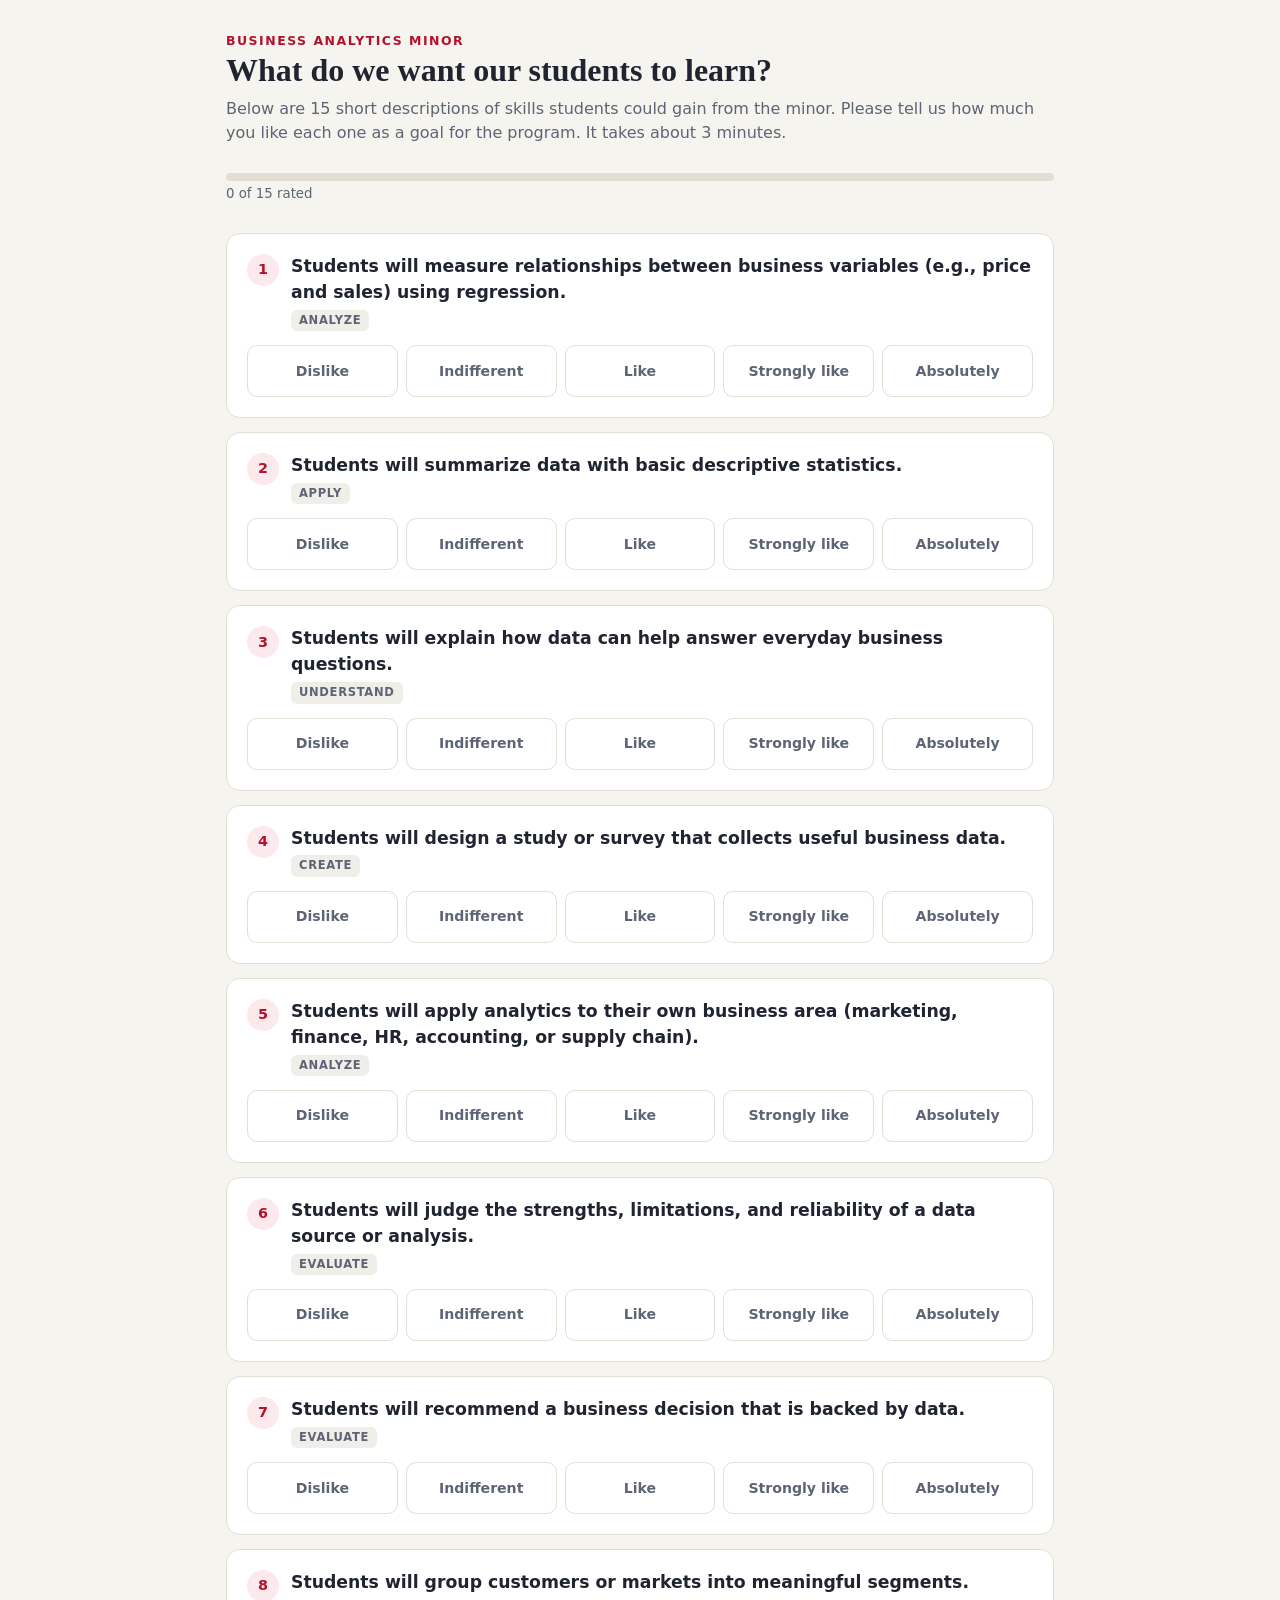
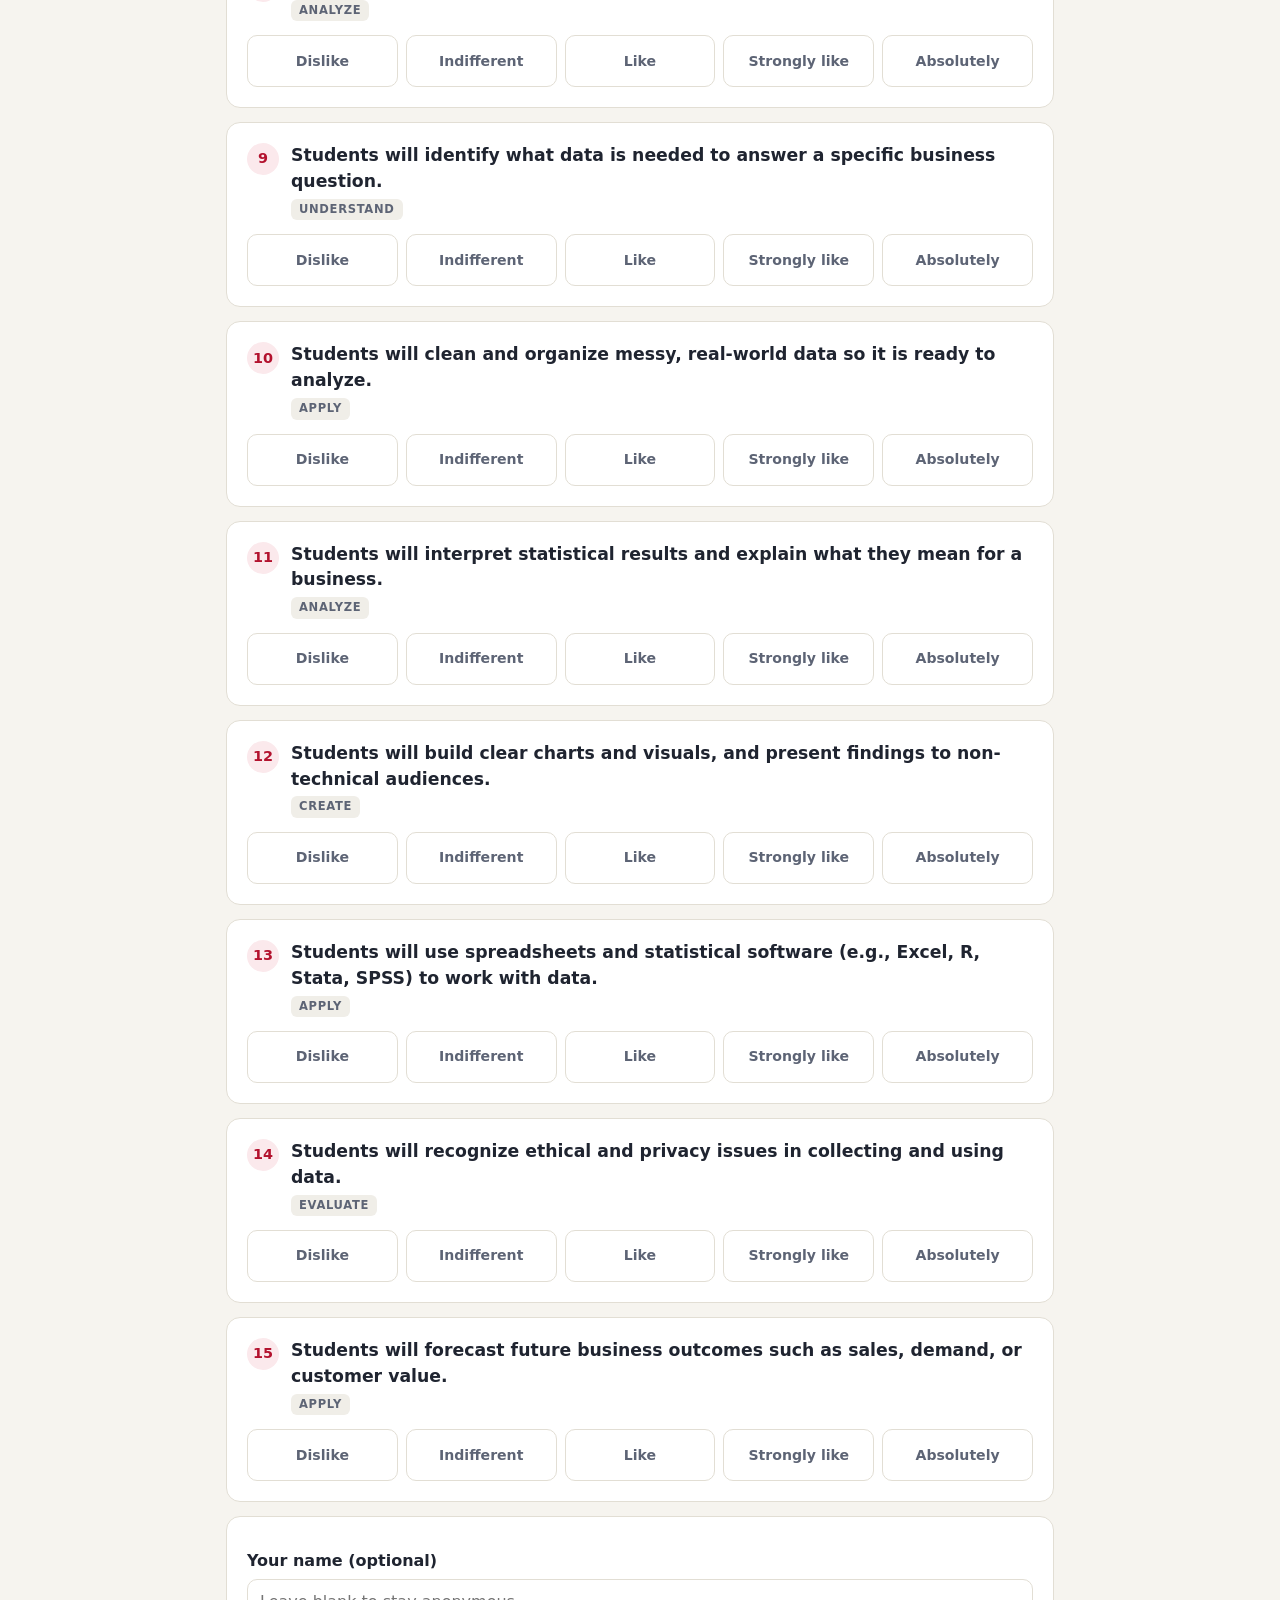
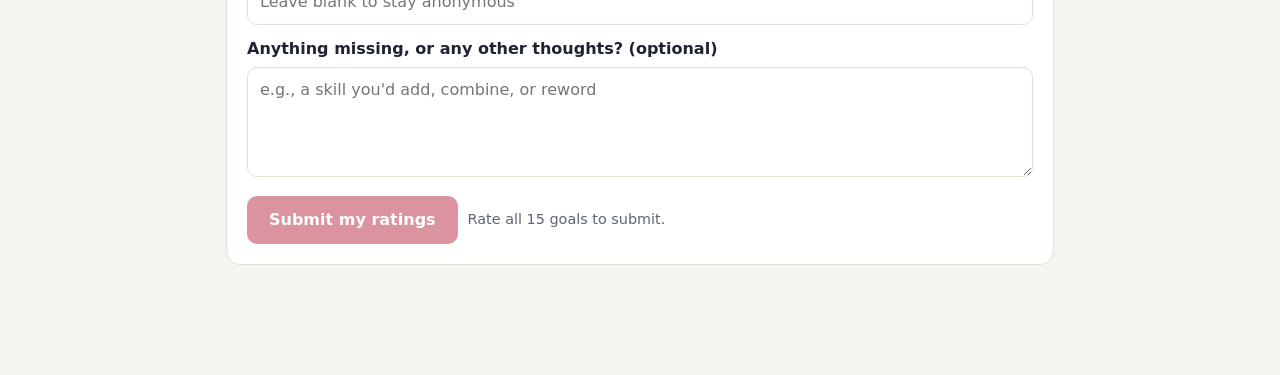
<file: index.html>
<!doctype html>
<html lang="en">
<head>
<meta charset="utf-8">
<meta name="viewport" content="width=device-width, initial-scale=1">
<title>Business Analytics Minor – Learning Goals Survey</title>
<link rel="stylesheet" href="style.css">
</head>
<body>
<div class="wrap">
  <header>
    <div class="eyebrow">Business Analytics Minor</div>
    <h1>What do we want our students to learn?</h1>
    <p>Below are 15 short descriptions of skills students could gain from the minor. Please tell us how much you like each one as a goal for the program. It takes about 3 minutes.</p>
  </header>

  <form id="survey" novalidate>
    <div class="progress" aria-live="polite">
      <div class="bar"><span id="barFill"></span></div>
      <small id="progressText">0 of 15 rated</small>
    </div>

    <div id="goals"></div>

    <div class="card">
      <label class="field"><b>Your name (optional)</b>
        <input id="name" type="text" autocomplete="name" placeholder="Leave blank to stay anonymous">
      </label>
      <label class="field"><b>Anything missing, or any other thoughts? (optional)</b>
        <textarea id="comments" placeholder="e.g., a skill you'd add, combine, or reword"></textarea>
      </label>
      <div class="row">
        <button class="btn" id="submitBtn" type="submit" disabled>Submit my ratings</button>
        <span class="hint" id="submitHint">Rate all 15 goals to submit.</span>
      </div>
      <p class="error" id="error" hidden></p>
    </div>
  </form>

  <div id="thanks" class="card" hidden>
    <h2>Thank you!</h2>
    <p>Your ratings were recorded. We appreciate your help shaping the minor.</p>
  </div>
</div>

<div class="quip-backdrop" id="quipBox" role="dialog" aria-modal="true" aria-labelledby="quipText">
  <div class="quip">
    <div class="emoji" id="quipEmoji"></div>
    <p id="quipText"></p>
    <button class="btn ghost" id="quipClose" type="button">Ha, OK</button>
  </div>
</div>

<script src="goals.js"></script>
<script src="config.js"></script>
<script>
(function () {
  const goalsEl = document.getElementById("goals");
  const answers = {};
  let choiceCount = 0;           // every rating click counts as a "choice"
  const EMOJI = { 1: "😬", 2: "🤷", 3: "👍", 4: "🙌", 5: "🎉" };

  // Show the goals in a different random order for each visitor, so the
  // ratings aren't influenced by position. Answers are still saved by goal ID.
  const order = GOALS.slice();
  for (let i = order.length - 1; i > 0; i--) {
    const j = Math.floor(Math.random() * (i + 1));
    [order[i], order[j]] = [order[j], order[i]];
  }

  // Build the goal cards
  order.forEach((g, i) => {
    const card = document.createElement("div");
    card.className = "card";
    card.setAttribute("role", "group");
    card.setAttribute("aria-labelledby", "text-" + g.id);
    card.id = "card-" + g.id;
    const opts = SCALE.map(s =>
      `<label><input type="radio" name="${g.id}" value="${s.value}"><span>${s.label}</span></label>`
    ).join("");
    card.innerHTML = `
      <div class="goal-head">
        <div class="num">${i + 1}</div>
        <div>
          <p class="goal-text" id="text-${g.id}">Students will ${lowerFirst(g.text)}</p>
          <span class="tag">${g.level}</span>
        </div>
      </div>
      <div class="scale" role="radiogroup" aria-label="Rating for goal ${i + 1}">${opts}</div>`;
    goalsEl.appendChild(card);
  });

  function lowerFirst(s) { return s.charAt(0).toLowerCase() + s.slice(1); }

  goalsEl.addEventListener("change", e => {
    if (e.target.type !== "radio") return;
    const v = Number(e.target.value);
    answers[e.target.name] = v;
    document.getElementById("card-" + e.target.name).classList.add("done");
    updateProgress();
    choiceCount++;
    if (choiceCount % 3 === 0) showQuip(v);
  });

  function updateProgress() {
    const n = Object.keys(answers).length;
    document.getElementById("barFill").style.width = (n / GOALS.length * 100) + "%";
    document.getElementById("progressText").textContent = `${n} of ${GOALS.length} rated`;
    const done = n === GOALS.length;
    document.getElementById("submitBtn").disabled = !done;
    document.getElementById("submitHint").textContent = done ? "All set!" : `Rate all ${GOALS.length} goals to submit.`;
  }

  // Pop-up quip
  const box = document.getElementById("quipBox");
  let quipTimer;
  function showQuip(value) {
    const s = SCALE.find(x => x.value === value);
    document.getElementById("quipText").textContent = s.quip;
    document.getElementById("quipEmoji").textContent = EMOJI[value];
    box.classList.add("show");
    clearTimeout(quipTimer);
    quipTimer = setTimeout(hideQuip, 2600);
  }
  function hideQuip() { box.classList.remove("show"); }
  document.getElementById("quipClose").addEventListener("click", hideQuip);
  box.addEventListener("click", e => { if (e.target === box) hideQuip(); });
  document.addEventListener("keydown", e => { if (e.key === "Escape") hideQuip(); });

  // Submit
  document.getElementById("survey").addEventListener("submit", async e => {
    e.preventDefault();
    const err = document.getElementById("error");
    err.hidden = true;
    if (!SCRIPT_URL || SCRIPT_URL.startsWith("PASTE_")) {
      err.textContent = "This survey isn't connected to its results sheet yet (config.js needs the Web App URL).";
      err.hidden = false;
      return;
    }
    const btn = document.getElementById("submitBtn");
    btn.disabled = true; btn.textContent = "Submitting…";
    const payload = {
      name: document.getElementById("name").value.trim(),
      comments: document.getElementById("comments").value.trim(),
      ratings: answers,
      userAgent: navigator.userAgent.slice(0, 120)
    };
    try {
      // text/plain + no-cors avoids a CORS preflight, which Apps Script doesn't support
      await fetch(SCRIPT_URL, { method: "POST", mode: "no-cors",
        headers: { "Content-Type": "text/plain;charset=utf-8" }, body: JSON.stringify(payload) });
      try { localStorage.setItem("ba-goals-submitted", new Date().toISOString()); } catch (_) {}
      document.getElementById("survey").hidden = true;
      document.getElementById("thanks").hidden = false;
      window.scrollTo({ top: 0, behavior: "smooth" });
    } catch (ex) {
      btn.disabled = false; btn.textContent = "Submit my ratings";
      err.textContent = "Couldn't submit — please check your connection and try again.";
      err.hidden = false;
    }
  });

  // Gentle note if this browser already submitted
  try {
    if (localStorage.getItem("ba-goals-submitted")) {
      document.getElementById("submitHint").textContent =
        "Looks like you've already submitted from this browser. You can submit again if you meant to.";
    }
  } catch (_) {}
})();
</script>
</body>
</html>
</file>
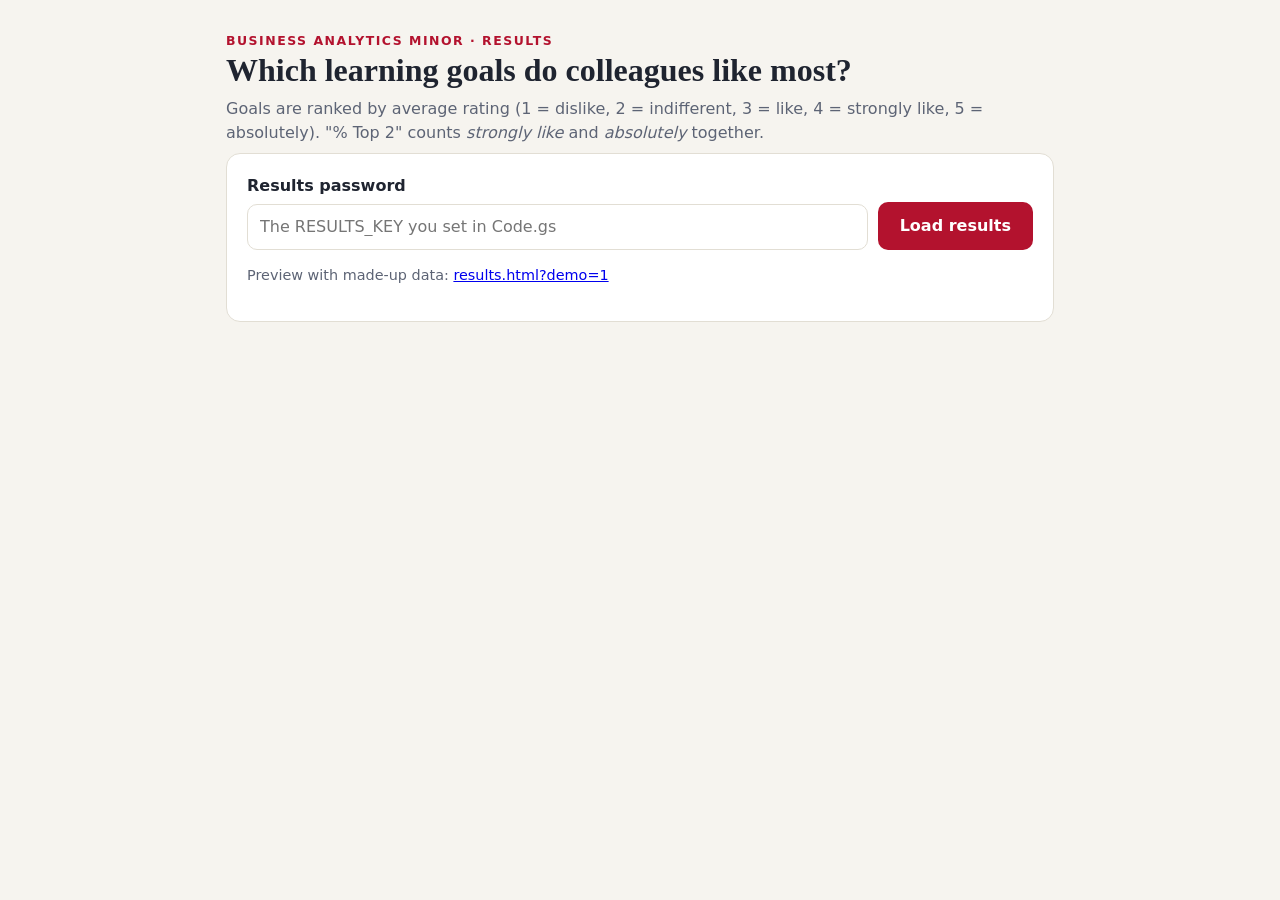
<file: results.html>
<!doctype html>
<html lang="en">
<head>
<meta charset="utf-8">
<meta name="viewport" content="width=device-width, initial-scale=1">
<meta name="robots" content="noindex">
<title>Learning Goals Survey – Results</title>
<link rel="stylesheet" href="style.css">
</head>
<body>
<div class="wrap">
  <header>
    <div class="eyebrow">Business Analytics Minor · Results</div>
    <h1>Which learning goals do colleagues like most?</h1>
    <p>Goals are ranked by average rating (1 = dislike, 2 = indifferent, 3 = like, 4 = strongly like, 5 = absolutely). "% Top 2" counts <em>strongly like</em> and <em>absolutely</em> together.</p>
  </header>

  <div class="card" id="login">
    <form id="keyForm" class="row">
      <label class="field" style="flex:1;margin:0"><b>Results password</b>
        <input id="key" type="password" autocomplete="current-password" placeholder="The RESULTS_KEY you set in Code.gs">
      </label>
      <button class="btn" type="submit" style="align-self:flex-end">Load results</button>
    </form>
    <p class="hint">Preview with made-up data: <a href="?demo=1">results.html?demo=1</a></p>
    <p class="error" id="error" hidden></p>
  </div>

  <div id="out" hidden>
    <div class="stats" id="stats"></div>

    <div class="card">
      <h2 style="margin-top:0">Summary</h2>
      <div id="summary"></div>
    </div>

    <div class="row" style="justify-content:space-between;margin:20px 0 4px">
      <h2 style="margin:0">All goals</h2>
      <div class="row">
        <button class="btn ghost" id="csvSummary" type="button">Download summary (CSV)</button>
        <button class="btn ghost" id="csvRaw" type="button">Download raw responses (CSV)</button>
      </div>
    </div>
    <div class="legend" id="legend"></div>
    <div class="table-scroll">
      <table id="table">
        <thead><tr>
          <th data-k="rank">Rank</th>
          <th data-k="text">Goal</th>
          <th data-k="level">Bloom's level</th>
          <th data-k="mean">Avg ▾</th>
          <th data-k="pctLike">% Top 2</th>
          <th data-k="sd">Spread (SD)</th>
          <th data-k="n">n</th>
          <th>Distribution</th>
        </tr></thead>
        <tbody></tbody>
      </table>
    </div>

    <div class="card" style="margin-top:20px">
      <h2 style="margin-top:0">Comments</h2>
      <div id="comments"></div>
    </div>
  </div>
</div>

<script src="goals.js"></script>
<script src="config.js"></script>
<script>
(function () {
  const $ = id => document.getElementById(id);
  const COLORS = ["--s1","--s2","--s3","--s4","--s5"].map(v => `var(${v})`);
  let stats = [], rows = [], sortKey = "mean", sortDir = -1;

  $("legend").innerHTML = SCALE.map((s, i) => `<span><i style="background:${COLORS[i]}"></i>${s.label}</span>`).join("");

  const params = new URLSearchParams(location.search);
  if (params.get("demo")) { render(demoRows(), true); }

  $("keyForm").addEventListener("submit", async e => {
    e.preventDefault();
    const err = $("error"); err.hidden = true;
    if (!SCRIPT_URL || SCRIPT_URL.startsWith("PASTE_")) {
      return showErr("config.js still needs the Web App URL from Apps Script.");
    }
    try {
      const res = await fetch(SCRIPT_URL + "?key=" + encodeURIComponent($("key").value));
      const data = await res.json();
      if (!data.ok) return showErr(data.error === "Wrong or missing key" ? "That password didn't match." : data.error);
      render(data.rows, false);
    } catch (ex) {
      showErr("Couldn't reach the results sheet. Check the Web App URL and that it's deployed with access \"Anyone\".");
    }
  });
  function showErr(m) { $("error").textContent = m; $("error").hidden = false; }

  function render(data, demo) {
    rows = data;
    stats = GOALS.map(g => {
      const vals = rows.map(r => Number(r[g.id])).filter(v => v >= 1 && v <= 5);
      const n = vals.length;
      const counts = [1,2,3,4,5].map(k => vals.filter(v => v === k).length);
      const mean = n ? vals.reduce((a, b) => a + b, 0) / n : 0;
      const sd = n > 1 ? Math.sqrt(vals.reduce((a, v) => a + (v - mean) ** 2, 0) / (n - 1)) : 0;
      const pctLike = n ? (counts[3] + counts[4]) / n * 100 : 0;
      const pctDislike = n ? (counts[0] + counts[1]) / n * 100 : 0;
      return { ...g, n, counts, mean, sd, pctLike, pctDislike };
    });
    // Rank: average first, then % top-2 (strongly like / absolutely) as tie-breaker
    [...stats].sort((a, b) => b.mean - a.mean || b.pctLike - a.pctLike)
      .forEach((s, i) => s.rank = i + 1);

    $("login").hidden = !demo ? true : false;
    $("out").hidden = false;

    const overall = stats.reduce((a, s) => a + s.mean * s.n, 0) / Math.max(1, stats.reduce((a, s) => a + s.n, 0));
    const ranked = [...stats].sort((a, b) => a.rank - b.rank);
    $("stats").innerHTML = [
      [rows.length, "responses" + (demo ? " (demo data)" : "")],
      [overall.toFixed(2), "average rating, all goals"],
      [ranked[0] ? "#" + (GOALS.indexOf(GOALS.find(g => g.id === ranked[0].id)) + 1) : "–", "top-rated goal"],
      [stats.filter(s => s.mean >= 4).length, "goals averaging 4+ (“strongly like”)"]
    ].map(([b, s]) => `<div class="stat"><b>${b}</b><small>${s}</small></div>`).join("");

    if (!rows.length) {
      $("summary").innerHTML = "<p>No responses yet.</p>";
    } else {
      const top = ranked.slice(0, 5), bottom = ranked.slice(-3).reverse();
      const divisive = [...stats].filter(s => s.n > 1).sort((a, b) => b.sd - a.sd).slice(0, 3);
      const li = (s, extra) => `<li><b>${esc(s.text)}</b> <span class="hint">— avg ${s.mean.toFixed(2)}, ${s.pctLike.toFixed(0)}% top 2${extra ? ", " + extra(s) : ""}</span></li>`;
      $("summary").innerHTML = `
        <p><b>Strongest candidates for the final 2–3 goals:</b> ${ranked.slice(0, 3).map(s => "“" + esc(s.text) + "”").join(", ")}</p>
        <h3>Most popular</h3><ol class="rank-list">${top.map(s => li(s)).join("")}</ol>
        <h3>Least popular</h3><ol class="rank-list">${bottom.map(s => li(s, x => x.pctDislike.toFixed(0) + "% dislike/indifferent")).join("")}</ol>
        <h3>Most divided opinions</h3>
        <p class="hint" style="margin-top:0">Colleagues disagreed most on these (largest spread of ratings) — worth discussing.</p>
        <ol class="rank-list">${divisive.map(s => li(s, x => "SD " + x.sd.toFixed(2))).join("")}</ol>`;
    }
    drawTable();

    const cm = rows.filter(r => String(r.Comments || "").trim());
    $("comments").innerHTML = cm.length
      ? cm.map(r => `<p><b>${esc(r.Name || "Anonymous")}:</b> ${esc(r.Comments)}</p>`).join("")
      : "<p class='hint'>No comments yet.</p>";
  }

  function drawTable() {
    const sorted = [...stats].sort((a, b) => {
      const x = a[sortKey], y = b[sortKey];
      return (typeof x === "string" ? x.localeCompare(y) : x - y) * sortDir;
    });
    document.querySelector("#table tbody").innerHTML = sorted.map(s => {
      const bar = s.counts.map((c, i) => s.n ? `<i title="${SCALE[i].label}: ${c}" style="width:${c / s.n * 100}%;background:${COLORS[i]}"></i>` : "").join("");
      return `<tr>
        <td class="n">${s.rank}</td><td>${esc(s.text)}</td><td>${s.level}</td>
        <td class="n"><b>${s.mean.toFixed(2)}</b></td><td class="n">${s.pctLike.toFixed(0)}%</td>
        <td class="n">${s.sd.toFixed(2)}</td><td class="n">${s.n}</td>
        <td><div class="dist">${bar}</div></td></tr>`;
    }).join("");
    document.querySelectorAll("#table th[data-k]").forEach(th => {
      th.textContent = th.textContent.replace(/ [▾▴]$/, "") + (th.dataset.k === sortKey ? (sortDir < 0 ? " ▾" : " ▴") : "");
    });
  }

  document.querySelectorAll("#table th[data-k]").forEach(th => th.addEventListener("click", () => {
    const k = th.dataset.k;
    if (k === sortKey) sortDir *= -1; else { sortKey = k; sortDir = (k === "rank" || k === "text" || k === "level") ? 1 : -1; }
    drawTable();
  }));

  $("csvSummary").addEventListener("click", () => {
    const head = ["Rank","Goal ID","Goal","Bloom level","Average","% Top 2 (Strongly like + Absolutely)","% Dislike or Indifferent","SD","n"].concat(SCALE.map(s => s.label));
    const body = [...stats].sort((a, b) => a.rank - b.rank).map(s =>
      [s.rank, s.id, s.text, s.level, s.mean.toFixed(2), s.pctLike.toFixed(1), s.pctDislike.toFixed(1), s.sd.toFixed(2), s.n].concat(s.counts));
    download("goal-survey-summary.csv", [head].concat(body));
  });
  $("csvRaw").addEventListener("click", () => {
    const head = ["Timestamp","Name","Comments"].concat(GOALS.map(g => g.id + " " + g.text));
    const body = rows.map(r => [r.Timestamp, r.Name, r.Comments].concat(GOALS.map(g => r[g.id])));
    download("goal-survey-responses.csv", [head].concat(body));
  });

  function download(name, table) {
    const csv = table.map(r => r.map(v => {
      v = v == null ? "" : String(v);
      return /[",\n]/.test(v) ? '"' + v.replace(/"/g, '""') + '"' : v;
    }).join(",")).join("\n");
    const a = document.createElement("a");
    a.href = URL.createObjectURL(new Blob(["﻿" + csv], { type: "text/csv" }));
    a.download = name; a.click();
  }

  function esc(s) { return String(s ?? "").replace(/[&<>"']/g, c => ({ "&":"&amp;","<":"&lt;",">":"&gt;",'"':"&quot;","'":"&#39;" }[c])); }

  function demoRows() {
    let seed = 7; const rnd = () => (seed = (seed * 16807) % 2147483647) / 2147483647;
    const lean = [3.6,3.4,4.1,4.3,3.2,4.5,3.8,4.0,3.3,4.2,3.9,4.6,3.0,4.4,3.7];
    return Array.from({ length: 12 }, (_, i) => {
      const r = { Timestamp: new Date(Date.now() - i * 36e5).toISOString(), Name: i % 3 ? "" : "Colleague " + (i + 1),
        Comments: i === 2 ? "I'd combine the forecasting and regression goals." : "" };
      GOALS.forEach((g, j) => { r[g.id] = Math.min(5, Math.max(1, Math.round(lean[j] + (rnd() - 0.5) * 2.6))); });
      return r;
    });
  }
})();
</script>
</body>
</html>
</file>
<file: style.css>
:root {
  --bg: #f6f4ef;
  --card: #ffffff;
  --ink: #1f2430;
  --muted: #5d6475;
  --line: #e2ded4;
  --accent: #b3122e;
  --accent-soft: #fbe9ec;
  --s1: #e67e22; --s2: #95a0ad; --s3: #5aa36b; --s4: #2e8b57; --s5: #1b6b3c;
  --radius: 14px;
}
* { box-sizing: border-box; }
body {
  margin: 0; background: var(--bg); color: var(--ink);
  font: 16px/1.5 "Source Sans 3", "Segoe UI", system-ui, sans-serif;
}
.wrap { max-width: 860px; margin: 0 auto; padding: 32px 16px 96px; }
header h1 { font-family: Georgia, "Times New Roman", serif; font-size: 2rem; line-height: 1.2; margin: 0 0 8px; }
header p { color: var(--muted); margin: 0 0 8px; }
.eyebrow { text-transform: uppercase; letter-spacing: .12em; font-size: .78rem; font-weight: 700; color: var(--accent); }

.progress { position: sticky; top: 0; z-index: 5; background: var(--bg); padding: 12px 0; margin: 16px 0; }
.bar { height: 8px; background: var(--line); border-radius: 99px; overflow: hidden; }
.bar > span { display: block; height: 100%; width: 0; background: var(--accent); transition: width .25s; }
.progress small { color: var(--muted); }

.card { background: var(--card); border: 1px solid var(--line); border-radius: var(--radius); padding: 20px; margin-bottom: 14px; }
.card.done { border-color: #cfd8cf; }
.goal-head { display: flex; gap: 12px; align-items: flex-start; margin-bottom: 14px; }
.num { flex: none; width: 32px; height: 32px; border-radius: 50%; background: var(--accent-soft); color: var(--accent); font-weight: 700; display: grid; place-items: center; font-size: .9rem; }
.goal-text { font-size: 1.08rem; font-weight: 600; margin: 0; }
.tag { display: inline-block; margin-top: 4px; font-size: .72rem; font-weight: 700; letter-spacing: .06em; text-transform: uppercase; color: var(--muted); background: #f0eee8; border-radius: 6px; padding: 2px 8px; }

.scale { display: grid; grid-template-columns: repeat(5, 1fr); gap: 8px; }
.scale label { cursor: pointer; }
.scale input { position: absolute; opacity: 0; pointer-events: none; }
.scale span {
  display: flex; align-items: center; justify-content: center; text-align: center;
  min-height: 52px; padding: 6px; border: 1.5px solid var(--line); border-radius: 10px;
  font-size: .88rem; font-weight: 600; color: var(--muted); background: #fff; transition: all .15s;
}
.scale label:hover span { border-color: #bdb7a8; color: var(--ink); }
.scale input:focus-visible + span { outline: 3px solid #f1b7c2; outline-offset: 2px; }
.scale input[value="1"]:checked + span { background: var(--s1); border-color: var(--s1); color: #fff; }
.scale input[value="2"]:checked + span { background: var(--s2); border-color: var(--s2); color: #fff; }
.scale input[value="3"]:checked + span { background: var(--s3); border-color: var(--s3); color: #fff; }
.scale input[value="4"]:checked + span { background: var(--s4); border-color: var(--s4); color: #fff; }
.scale input[value="5"]:checked + span { background: var(--s5); border-color: var(--s5); color: #fff; }

.field { display: block; margin: 12px 0; }
.field b { display: block; margin-bottom: 6px; }
.field input, .field textarea { width: 100%; font: inherit; padding: 10px 12px; border: 1.5px solid var(--line); border-radius: 10px; background: #fff; }
.field textarea { min-height: 110px; resize: vertical; }

.btn { font: inherit; font-weight: 700; border: 0; border-radius: 10px; padding: 12px 22px; background: var(--accent); color: #fff; cursor: pointer; }
.btn:disabled { opacity: .45; cursor: not-allowed; }
.btn.ghost { background: transparent; color: var(--accent); border: 1.5px solid var(--accent); }
.hint { color: var(--muted); font-size: .9rem; }
.error { color: #c0392b; font-weight: 600; }

/* Pop-up quip */
.quip-backdrop { position: fixed; inset: 0; display: grid; place-items: center; background: rgba(20,22,30,.25); z-index: 50; opacity: 0; pointer-events: none; transition: opacity .2s; }
.quip-backdrop.show { opacity: 1; pointer-events: auto; }
.quip { background: #fff; border-radius: 18px; padding: 26px 30px; max-width: 360px; margin: 16px; text-align: center; box-shadow: 0 20px 50px rgba(0,0,0,.2); transform: scale(.85); transition: transform .25s cubic-bezier(.2,1.6,.4,1); }
.quip-backdrop.show .quip { transform: scale(1); }
.quip .emoji { font-size: 2.4rem; line-height: 1; }
.quip p { font-size: 1.25rem; font-weight: 700; margin: 10px 0 16px; }

/* Results */
.stats { display: grid; grid-template-columns: repeat(auto-fit, minmax(160px, 1fr)); gap: 12px; margin: 16px 0; }
.stat { background: var(--card); border: 1px solid var(--line); border-radius: var(--radius); padding: 14px 16px; }
.stat b { display: block; font-size: 1.6rem; }
.stat small { color: var(--muted); }
table { width: 100%; border-collapse: collapse; background: var(--card); border-radius: var(--radius); overflow: hidden; font-size: .92rem; }
th, td { padding: 10px 10px; border-bottom: 1px solid var(--line); text-align: left; vertical-align: middle; }
th { background: #f0eee8; font-size: .78rem; text-transform: uppercase; letter-spacing: .05em; color: var(--muted); cursor: pointer; white-space: nowrap; }
td.n { text-align: right; font-variant-numeric: tabular-nums; white-space: nowrap; }
.dist { display: flex; height: 14px; border-radius: 4px; overflow: hidden; min-width: 120px; background: var(--line); }
.dist i { display: block; height: 100%; }
.legend { display: flex; flex-wrap: wrap; gap: 14px; font-size: .82rem; color: var(--muted); margin: 8px 0 12px; }
.legend i { display: inline-block; width: 10px; height: 10px; border-radius: 2px; margin-right: 5px; vertical-align: middle; }
.table-scroll { overflow-x: auto; border: 1px solid var(--line); border-radius: var(--radius); }
.rank-list { padding-left: 1.2em; margin: 0; }
.rank-list li { margin: 6px 0; }
.row { display: flex; gap: 10px; flex-wrap: wrap; align-items: center; }

@media (max-width: 620px) {
  header h1 { font-size: 1.6rem; }
  .scale { grid-template-columns: 1fr; gap: 6px; }
  .scale span { min-height: 42px; }
}
</file>
